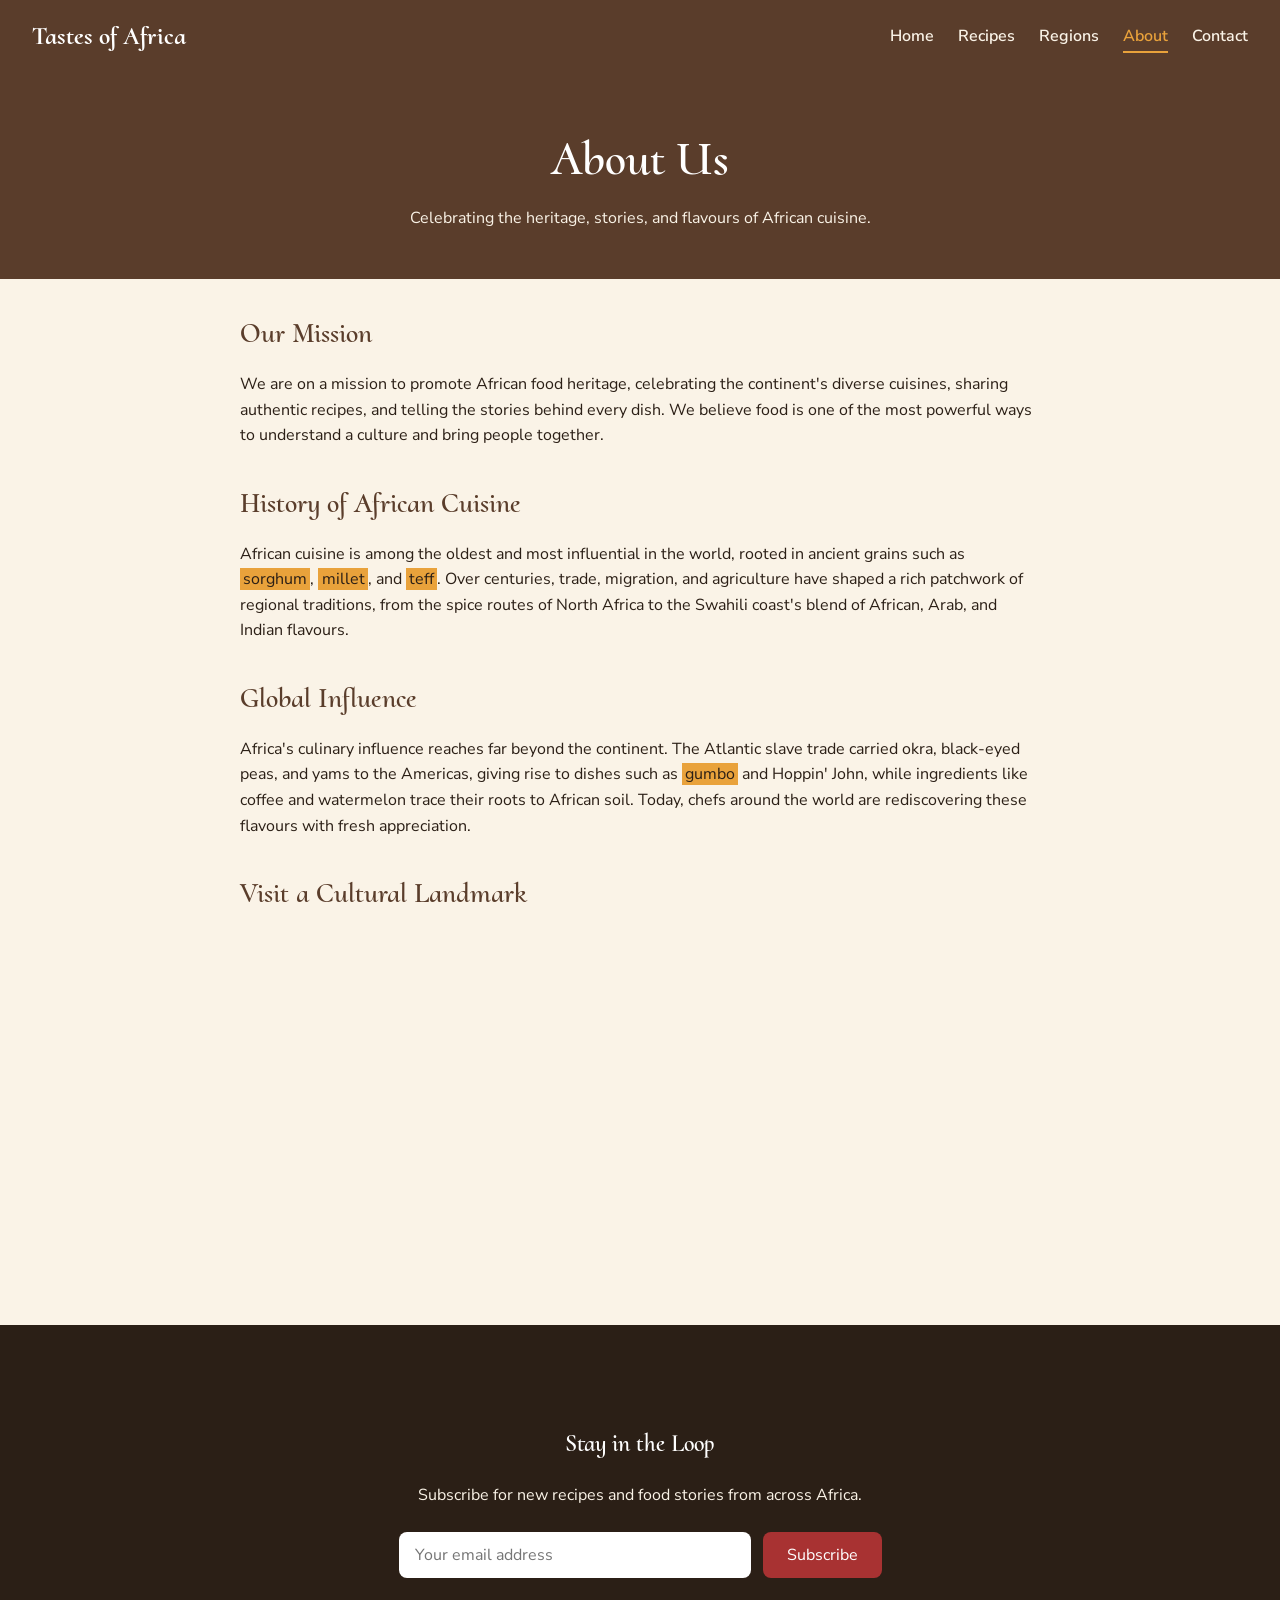
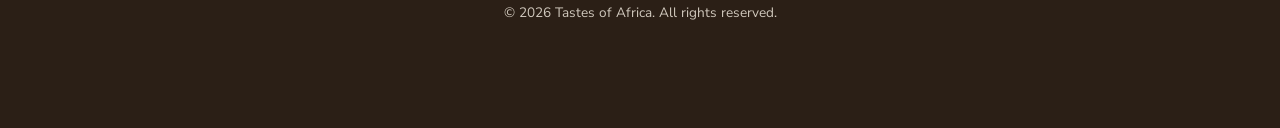
<file: about.html>
<!DOCTYPE html>
<html lang="en">
<head>
  <meta charset="UTF-8" />
  <meta name="viewport" content="width=device-width, initial-scale=1.0" />
  <title>About Us | Tastes of Africa</title>

  <link rel="preconnect" href="https://fonts.googleapis.com" />
  <link rel="preconnect" href="https://fonts.gstatic.com" crossorigin />
  <link href="https://fonts.googleapis.com/css2?family=Nunito+Sans:ital,opsz,wght@0,6..12,200..1000;1,6..12,200..1000&display=swap" rel="stylesheet" />
  <link href="https://fonts.googleapis.com/css2?family=Cormorant+Upright:wght@300;400;500;600;700&display=swap" rel="stylesheet" />

  <link rel="stylesheet" href="styles.css" />
  <script src="script.js" defer></script>
</head>
<body>
  <header class="site-header">
    <a href="index.html" class="logo">Tastes of Africa</a>
    <nav>
      <ul class="nav-list">
        <li><a href="index.html">Home</a></li>
        <li><a href="recipes.html">Recipes</a></li>
        <li><a href="regions.html">Regions</a></li>
        <li><a href="about.html" class="active">About</a></li>
        <li><a href="contact.html">Contact</a></li>
      </ul>
    </nav>
  </header>

  <main>
    <section class="page-hero">
      <h1>About Us</h1>
      <p>Celebrating the heritage, stories, and flavours of African cuisine.</p>
    </section>

    <article class="about-page">
      <section class="about-mission">
        <h2>Our Mission</h2>
        <p>
          We are on a mission to promote African food heritage, celebrating the
          continent's diverse cuisines, sharing authentic recipes, and telling
          the stories behind every dish. We believe food is one of the most
          powerful ways to understand a culture and bring people together.
        </p>
      </section>

      <section class="about-history">
        <h2>History of African Cuisine</h2>
        <p>
          African cuisine is among the oldest and most influential in the world,
          rooted in ancient grains such as <mark>sorghum</mark>,
          <mark>millet</mark>, and <mark>teff</mark>. Over centuries, trade,
          migration, and agriculture have shaped a rich patchwork of regional
          traditions, from the spice routes of North Africa to the Swahili
          coast's blend of African, Arab, and Indian flavours.
        </p>
      </section>

      <section class="about-influence">
        <h2>Global Influence</h2>
        <p>
          Africa's culinary influence reaches far beyond the continent. The
          Atlantic slave trade carried okra, black-eyed peas, and yams to the
          Americas, giving rise to dishes such as <mark>gumbo</mark> and Hoppin'
          John, while ingredients like coffee and watermelon trace their roots
          to African soil. Today, chefs around the world are rediscovering
          these flavours with fresh appreciation.
        </p>
      </section>

      <section class="about-map">
        <h2>Visit a Cultural Landmark</h2>
        <iframe
          src="https://maps.google.com/maps?q=Kigali,Rwanda&output=embed"
          title="Map of Kigali, Rwanda"
          loading="lazy"></iframe>
      </section>
    </article>
  </main>

  <footer class="site-footer">
    <div class="container footer-inner">
      <div class="newsletter">
        <h2>Stay in the Loop</h2>
        <p>Subscribe for new recipes and food stories from across Africa.</p>
        <form id="newsletter-form" class="newsletter-form">
          <input
            type="email"
            id="newsletter-email"
            name="email"
            placeholder="Your email address"
            required />
          <button type="submit">Subscribe</button>
        </form>
        <p id="newsletter-message" class="newsletter-message"></p>
      </div>
      <p class="copyright">&copy; 2026 Tastes of Africa. All rights reserved.</p>
    </div>
  </footer>
</body>
</html>
</file>
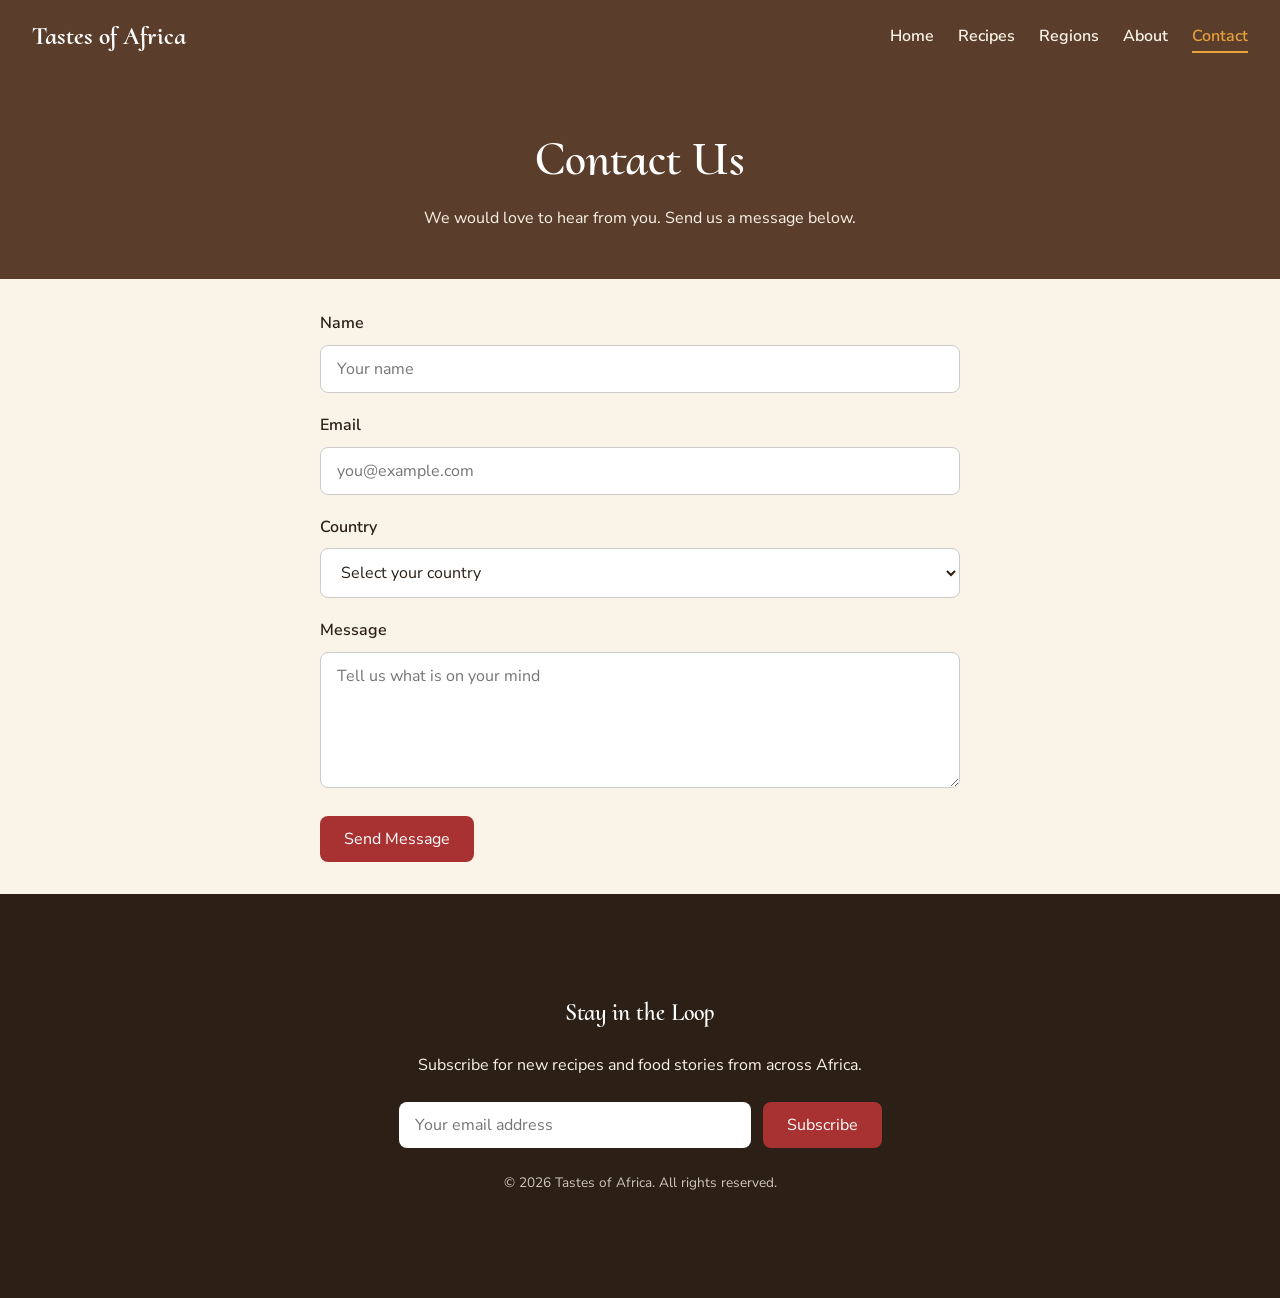
<file: contact.html>
<!DOCTYPE html>
<html lang="en">
<head>
  <meta charset="UTF-8" />
  <meta name="viewport" content="width=device-width, initial-scale=1.0" />
  <title>Contact | Tastes of Africa</title>

  <link rel="preconnect" href="https://fonts.googleapis.com" />
  <link rel="preconnect" href="https://fonts.gstatic.com" crossorigin />
  <link href="https://fonts.googleapis.com/css2?family=Nunito+Sans:ital,opsz,wght@0,6..12,200..1000;1,6..12,200..1000&display=swap" rel="stylesheet" />
  <link href="https://fonts.googleapis.com/css2?family=Cormorant+Upright:wght@300;400;500;600;700&display=swap" rel="stylesheet" />

  <link rel="stylesheet" href="styles.css" />
  <script src="script.js" defer></script>
</head>
<body>
  <header class="site-header">
    <a href="index.html" class="logo">Tastes of Africa</a>
    <nav>
      <ul class="nav-list">
        <li><a href="index.html">Home</a></li>
        <li><a href="recipes.html">Recipes</a></li>
        <li><a href="regions.html">Regions</a></li>
        <li><a href="about.html">About</a></li>
        <li><a href="contact.html" class="active">Contact</a></li>
      </ul>
    </nav>
  </header>

  <main>
    <section class="page-hero">
      <h1>Contact Us</h1>
      <p>We would love to hear from you. Send us a message below.</p>
    </section>

    <section class="contact container">
      <form id="contact-form" class="contact-form">
        <div class="form-group">
          <label for="name">Name</label>
          <input type="text" id="name" name="name" placeholder="Your name" required />
        </div>

        <div class="form-group">
          <label for="email">Email</label>
          <input type="email" id="email" name="email" placeholder="you@example.com" required />
        </div>

        <div class="form-group">
          <label for="country">Country</label>
          <select id="country" name="country">
            <option value="" disabled selected>Select your country</option>
            <option value="Nigeria">Nigeria</option>
            <option value="Ghana">Ghana</option>
            <option value="Senegal">Senegal</option>
            <option value="Ivory Coast">Ivory Coast</option>
            <option value="Morocco">Morocco</option>
            <option value="Egypt">Egypt</option>
            <option value="Tunisia">Tunisia</option>
            <option value="Algeria">Algeria</option>
            <option value="Ethiopia">Ethiopia</option>
            <option value="Kenya">Kenya</option>
            <option value="Tanzania">Tanzania</option>
            <option value="Rwanda">Rwanda</option>
            <option value="Uganda">Uganda</option>
            <option value="South Africa">South Africa</option>
            <option value="Zimbabwe">Zimbabwe</option>
          </select>
        </div>

        <div class="form-group">
          <label for="message">Message</label>
          <textarea
            id="message"
            name="message"
            rows="5"
            placeholder="Tell us what is on your mind"
            required></textarea>
        </div>

        <p id="contact-feedback" class="form-feedback" aria-live="polite"></p>
        <button type="submit">Send Message</button>
      </form>

      <div id="contact-success" class="contact-success hidden">
        <h2>Message Sent</h2>
        <p id="contact-success-text"></p>
      </div>
    </section>
  </main>

  <footer class="site-footer">
    <div class="container footer-inner">
      <div class="newsletter">
        <h2>Stay in the Loop</h2>
        <p>Subscribe for new recipes and food stories from across Africa.</p>
        <form id="newsletter-form" class="newsletter-form">
          <input
            type="email"
            id="newsletter-email"
            name="email"
            placeholder="Your email address"
            required />
          <button type="submit">Subscribe</button>
        </form>
        <p id="newsletter-message" class="newsletter-message"></p>
      </div>
      <p class="copyright">&copy; 2026 Tastes of Africa. All rights reserved.</p>
    </div>
  </footer>
</body>
</html>
</file>
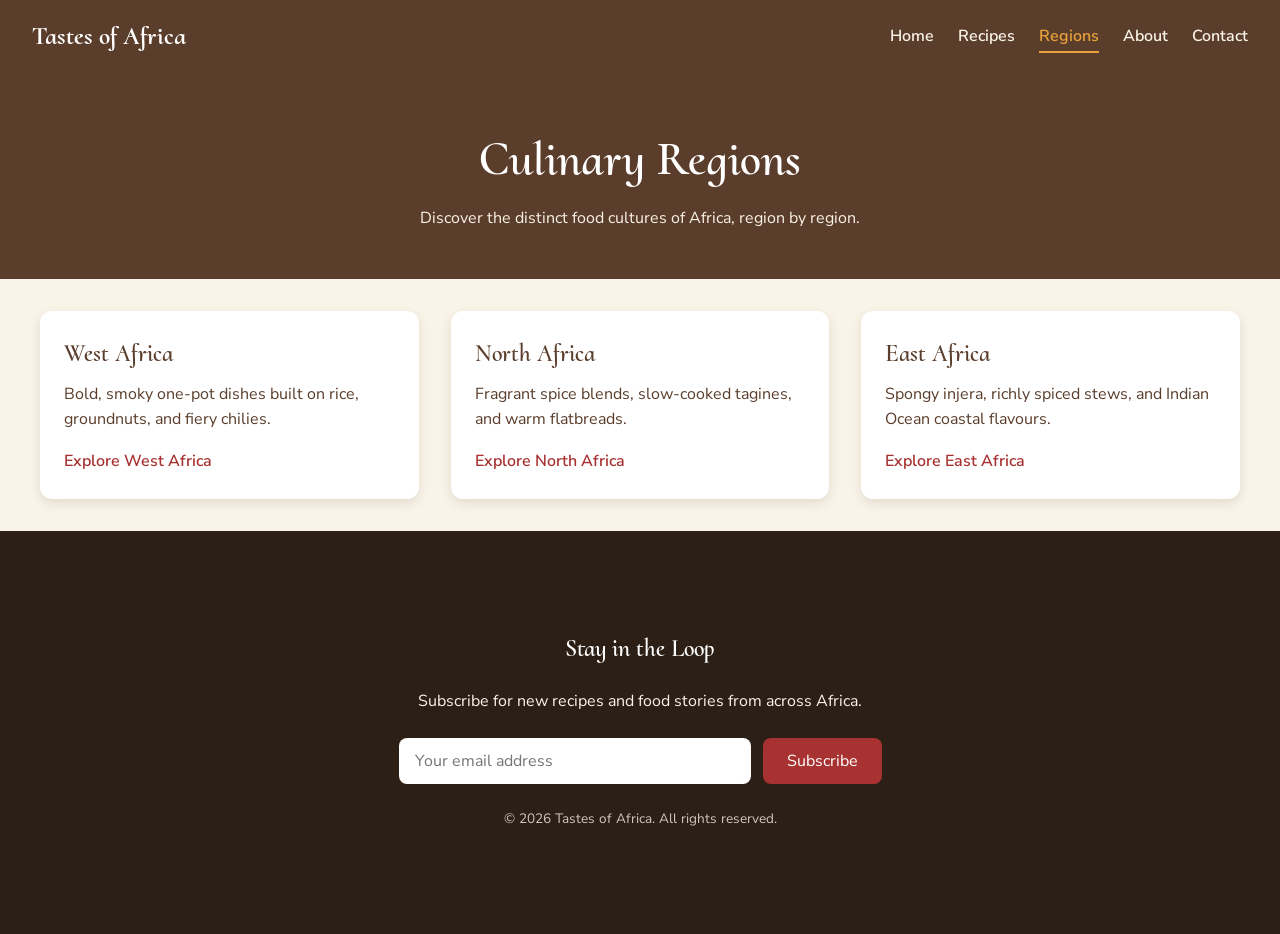
<file: regions.html>
<!DOCTYPE html>
<html lang="en">
<head>
  <meta charset="UTF-8" />
  <meta name="viewport" content="width=device-width, initial-scale=1.0" />
  <title>Culinary Regions | Tastes of Africa</title>

  <link rel="preconnect" href="https://fonts.googleapis.com" />
  <link rel="preconnect" href="https://fonts.gstatic.com" crossorigin />
  <link href="https://fonts.googleapis.com/css2?family=Nunito+Sans:ital,opsz,wght@0,6..12,200..1000;1,6..12,200..1000&display=swap" rel="stylesheet" />
  <link href="https://fonts.googleapis.com/css2?family=Cormorant+Upright:wght@300;400;500;600;700&display=swap" rel="stylesheet" />

  <link rel="stylesheet" href="styles.css" />
  <script src="script.js" defer></script>
</head>
<body>
  <header class="site-header">
    <a href="index.html" class="logo">Tastes of Africa</a>
    <nav>
      <ul class="nav-list">
        <li><a href="index.html">Home</a></li>
        <li><a href="recipes.html">Recipes</a></li>
        <li><a href="regions.html" class="active">Regions</a></li>
        <li><a href="about.html">About</a></li>
        <li><a href="contact.html">Contact</a></li>
      </ul>
    </nav>
  </header>

  <main>
    <section class="page-hero">
      <h1>Culinary Regions</h1>
      <p>Discover the distinct food cultures of Africa, region by region.</p>
    </section>

    <section class="regions container">
      <div class="region-grid">
        <div class="region-card">
          <h3>West Africa</h3>
          <p>Bold, smoky one-pot dishes built on rice, groundnuts, and fiery chilies.</p>
          <a href="regions/west-africa.html">Explore West Africa</a>
        </div>
        <div class="region-card">
          <h3>North Africa</h3>
          <p>Fragrant spice blends, slow-cooked tagines, and warm flatbreads.</p>
          <a href="regions/north-africa.html">Explore North Africa</a>
        </div>
        <div class="region-card">
          <h3>East Africa</h3>
          <p>Spongy injera, richly spiced stews, and Indian Ocean coastal flavours.</p>
          <a href="regions/east-africa.html">Explore East Africa</a>
        </div>
      </div>
    </section>
  </main>

  <footer class="site-footer">
    <div class="container footer-inner">
      <div class="newsletter">
        <h2>Stay in the Loop</h2>
        <p>Subscribe for new recipes and food stories from across Africa.</p>
        <form id="newsletter-form" class="newsletter-form">
          <input
            type="email"
            id="newsletter-email"
            name="email"
            placeholder="Your email address"
            required />
          <button type="submit">Subscribe</button>
        </form>
        <p id="newsletter-message" class="newsletter-message"></p>
      </div>
      <p class="copyright">&copy; 2026 Tastes of Africa. All rights reserved.</p>
    </div>
  </footer>
</body>
</html>
</file>
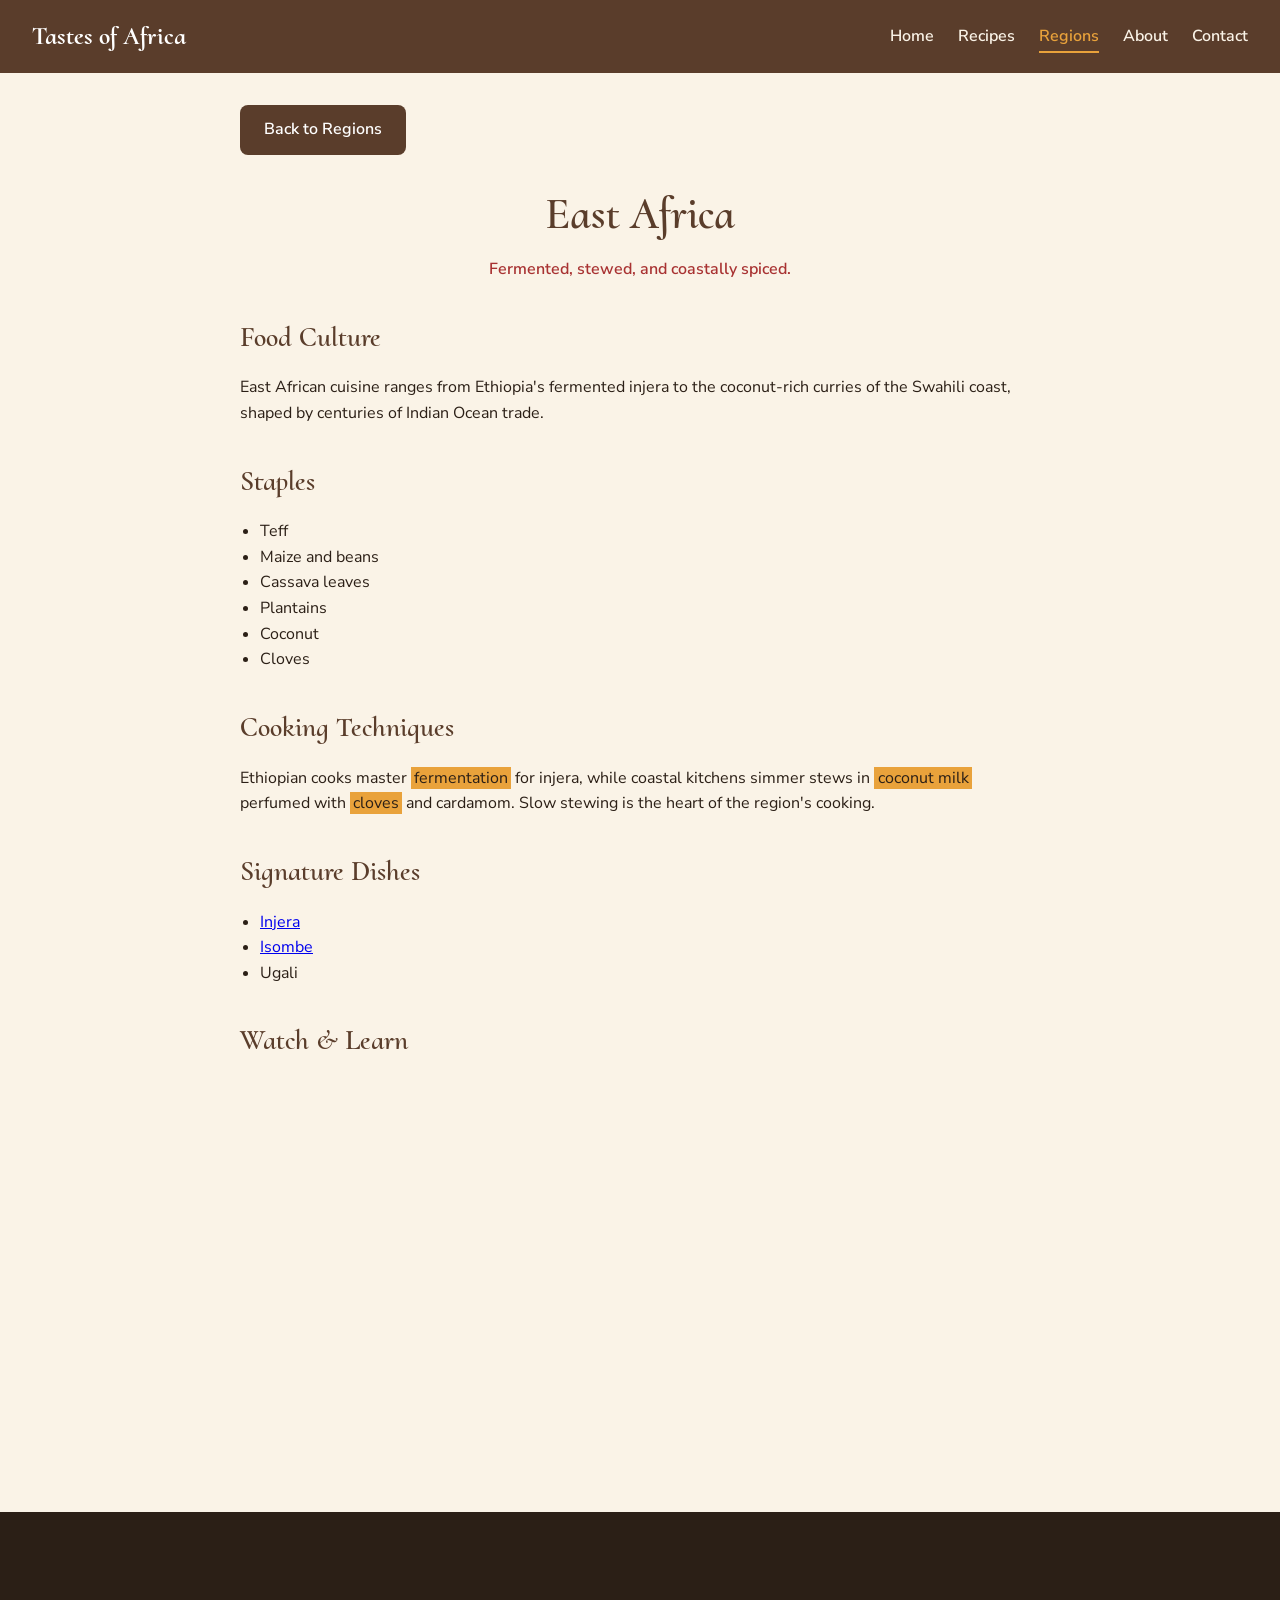
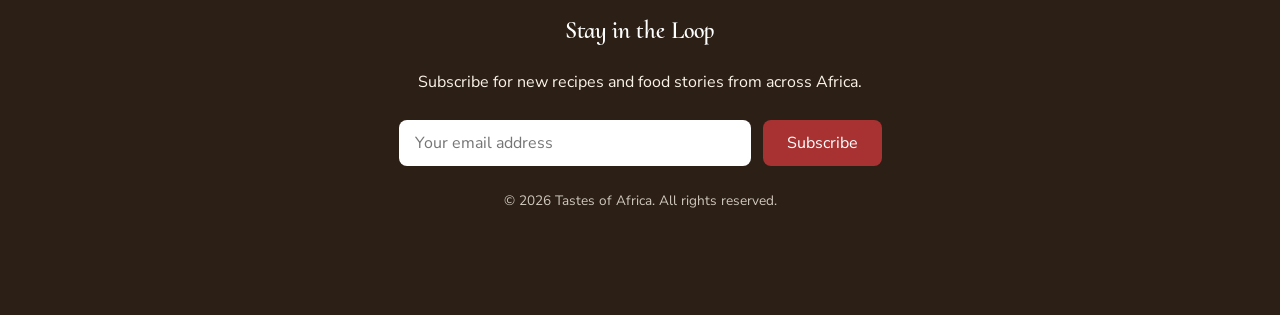
<file: regions/east-africa.html>
<!DOCTYPE html>
<html lang="en">
<head>
  <meta charset="UTF-8" />
  <meta name="viewport" content="width=device-width, initial-scale=1.0" />
  <title>East Africa | Tastes of Africa</title>

  <link rel="preconnect" href="https://fonts.googleapis.com" />
  <link rel="preconnect" href="https://fonts.gstatic.com" crossorigin />
  <link href="https://fonts.googleapis.com/css2?family=Nunito+Sans:ital,opsz,wght@0,6..12,200..1000;1,6..12,200..1000&display=swap" rel="stylesheet" />
  <link href="https://fonts.googleapis.com/css2?family=Cormorant+Upright:wght@300;400;500;600;700&display=swap" rel="stylesheet" />

  <link rel="stylesheet" href="../styles.css" />
  <script src="../script.js" defer></script>
</head>
<body>
  <header class="site-header">
    <a href="../index.html" class="logo">Tastes of Africa</a>
    <nav>
      <ul class="nav-list">
        <li><a href="../index.html">Home</a></li>
        <li><a href="../recipes.html">Recipes</a></li>
        <li><a href="../regions.html" class="active">Regions</a></li>
        <li><a href="../about.html">About</a></li>
        <li><a href="../contact.html">Contact</a></li>
      </ul>
    </nav>
  </header>

  <main>
    <article class="region-page">
      <a class="back-btn" href="../regions.html">Back to Regions</a>
      <header class="region-header">
        <h1>East Africa</h1>
        <p>Fermented, stewed, and coastally spiced.</p>
      </header>

      <section class="region-intro">
        <h2>Food Culture</h2>
        <p>
          East African cuisine ranges from Ethiopia's fermented injera to the
          coconut-rich curries of the Swahili coast, shaped by centuries of
          Indian Ocean trade.
        </p>
      </section>

      <section class="region-staples">
        <h2>Staples</h2>
        <ul>
          <li>Teff</li>
          <li>Maize and beans</li>
          <li>Cassava leaves</li>
          <li>Plantains</li>
          <li>Coconut</li>
          <li>Cloves</li>
        </ul>
      </section>

      <section class="region-techniques">
        <h2>Cooking Techniques</h2>
        <p>
          Ethiopian cooks master <mark>fermentation</mark> for injera, while
          coastal kitchens simmer stews in <mark>coconut milk</mark> perfumed
          with <mark>cloves</mark> and cardamom. Slow stewing is the heart of
          the region's cooking.
        </p>
      </section>

      <section class="region-dishes">
        <h2>Signature Dishes</h2>
        <ul>
          <li><a href="../recipes/injera.html">Injera</a></li>
          <li><a href="../recipes/isombe.html">Isombe</a></li>
          <li>Ugali</li>
        </ul>
      </section>

      <section class="region-video">
        <h2>Watch &amp; Learn</h2>
        <iframe
          src="https://www.youtube.com/embed/593bjRDhvzw"
          title="African cuisine introduction"
          allow="accelerometer; autoplay; clipboard-write; encrypted-media; gyroscope; picture-in-picture"
          allowfullscreen></iframe>
      </section>
    </article>
  </main>

  <footer class="site-footer">
    <div class="container footer-inner">
      <div class="newsletter">
        <h2>Stay in the Loop</h2>
        <p>Subscribe for new recipes and food stories from across Africa.</p>
        <form id="newsletter-form" class="newsletter-form">
          <input
            type="email"
            id="newsletter-email"
            name="email"
            placeholder="Your email address"
            required />
          <button type="submit">Subscribe</button>
        </form>
        <p id="newsletter-message" class="newsletter-message"></p>
      </div>
      <p class="copyright">&copy; 2026 Tastes of Africa. All rights reserved.</p>
    </div>
  </footer>
</body>
</html>
</file>
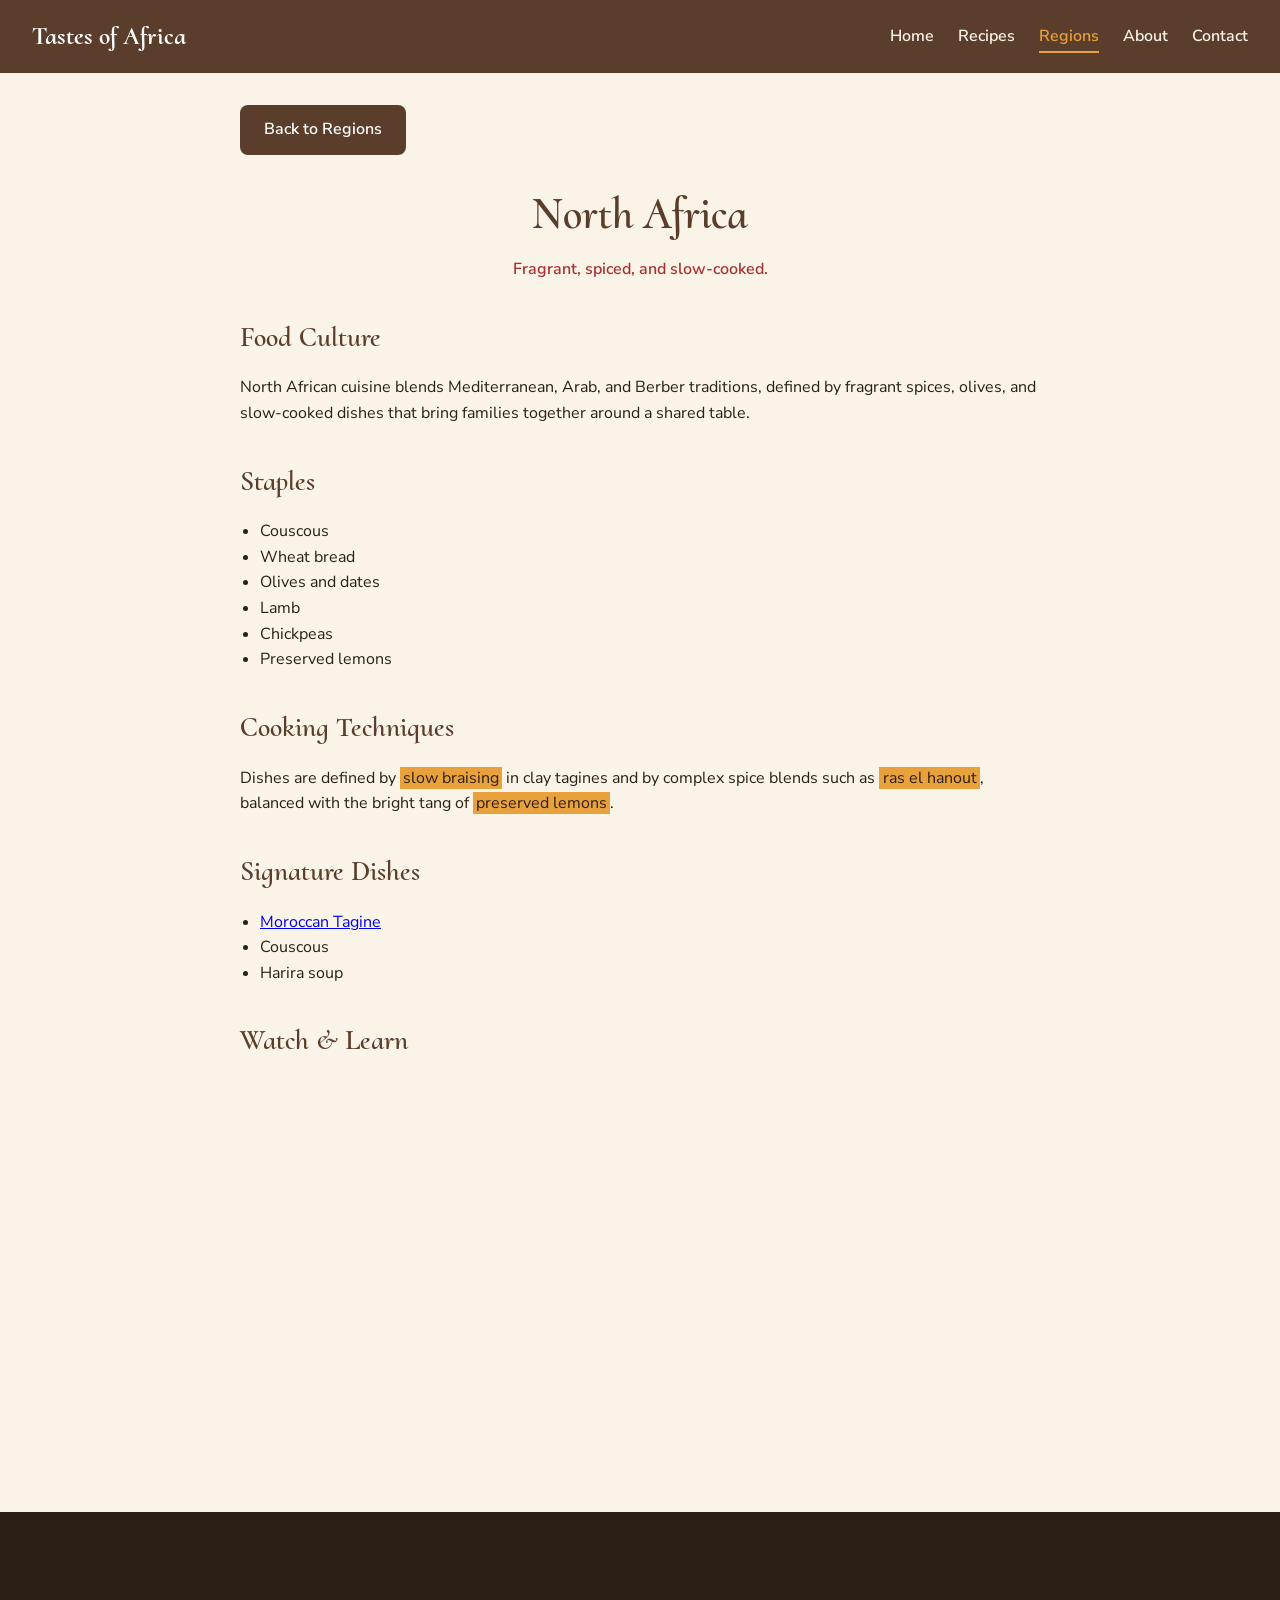
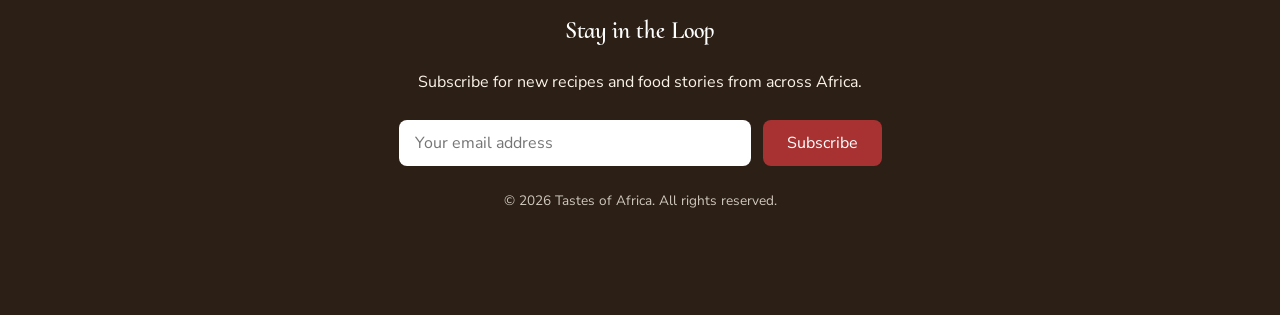
<file: regions/north-africa.html>
<!DOCTYPE html>
<html lang="en">
<head>
  <meta charset="UTF-8" />
  <meta name="viewport" content="width=device-width, initial-scale=1.0" />
  <title>North Africa | Tastes of Africa</title>

  <link rel="preconnect" href="https://fonts.googleapis.com" />
  <link rel="preconnect" href="https://fonts.gstatic.com" crossorigin />
  <link href="https://fonts.googleapis.com/css2?family=Nunito+Sans:ital,opsz,wght@0,6..12,200..1000;1,6..12,200..1000&display=swap" rel="stylesheet" />
  <link href="https://fonts.googleapis.com/css2?family=Cormorant+Upright:wght@300;400;500;600;700&display=swap" rel="stylesheet" />

  <link rel="stylesheet" href="../styles.css" />
  <script src="../script.js" defer></script>
</head>
<body>
  <header class="site-header">
    <a href="../index.html" class="logo">Tastes of Africa</a>
    <nav>
      <ul class="nav-list">
        <li><a href="../index.html">Home</a></li>
        <li><a href="../recipes.html">Recipes</a></li>
        <li><a href="../regions.html" class="active">Regions</a></li>
        <li><a href="../about.html">About</a></li>
        <li><a href="../contact.html">Contact</a></li>
      </ul>
    </nav>
  </header>

  <main>
    <article class="region-page">
      <a class="back-btn" href="../regions.html">Back to Regions</a>
      <header class="region-header">
        <h1>North Africa</h1>
        <p>Fragrant, spiced, and slow-cooked.</p>
      </header>

      <section class="region-intro">
        <h2>Food Culture</h2>
        <p>
          North African cuisine blends Mediterranean, Arab, and Berber
          traditions, defined by fragrant spices, olives, and slow-cooked
          dishes that bring families together around a shared table.
        </p>
      </section>

      <section class="region-staples">
        <h2>Staples</h2>
        <ul>
          <li>Couscous</li>
          <li>Wheat bread</li>
          <li>Olives and dates</li>
          <li>Lamb</li>
          <li>Chickpeas</li>
          <li>Preserved lemons</li>
        </ul>
      </section>

      <section class="region-techniques">
        <h2>Cooking Techniques</h2>
        <p>
          Dishes are defined by <mark>slow braising</mark> in clay tagines and
          by complex spice blends such as <mark>ras el hanout</mark>, balanced
          with the bright tang of <mark>preserved lemons</mark>.
        </p>
      </section>

      <section class="region-dishes">
        <h2>Signature Dishes</h2>
        <ul>
          <li><a href="../recipes/tagine.html">Moroccan Tagine</a></li>
          <li>Couscous</li>
          <li>Harira soup</li>
        </ul>
      </section>

      <section class="region-video">
        <h2>Watch &amp; Learn</h2>
        <iframe
          src="https://www.youtube.com/embed/593bjRDhvzw"
          title="African cuisine introduction"
          allow="accelerometer; autoplay; clipboard-write; encrypted-media; gyroscope; picture-in-picture"
          allowfullscreen></iframe>
      </section>
    </article>
  </main>

  <footer class="site-footer">
    <div class="container footer-inner">
      <div class="newsletter">
        <h2>Stay in the Loop</h2>
        <p>Subscribe for new recipes and food stories from across Africa.</p>
        <form id="newsletter-form" class="newsletter-form">
          <input
            type="email"
            id="newsletter-email"
            name="email"
            placeholder="Your email address"
            required />
          <button type="submit">Subscribe</button>
        </form>
        <p id="newsletter-message" class="newsletter-message"></p>
      </div>
      <p class="copyright">&copy; 2026 Tastes of Africa. All rights reserved.</p>
    </div>
  </footer>
</body>
</html>
</file>
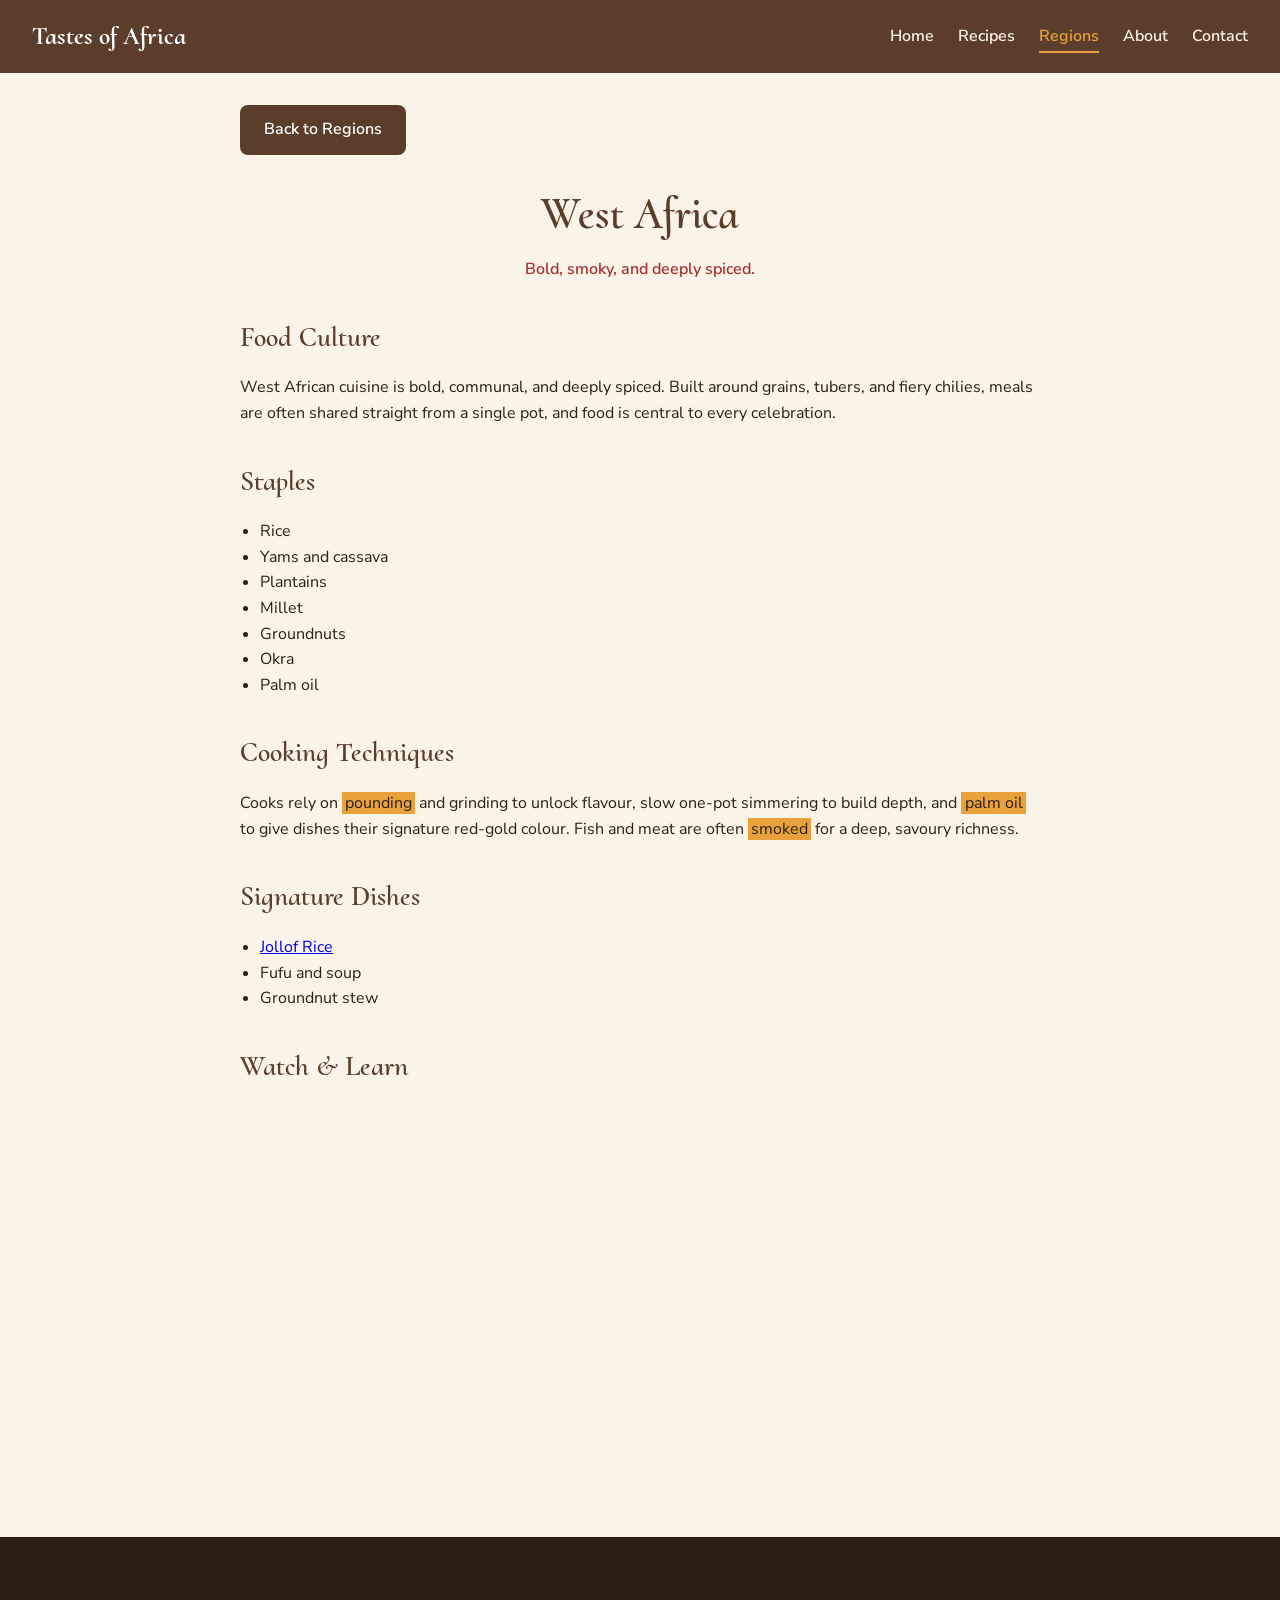
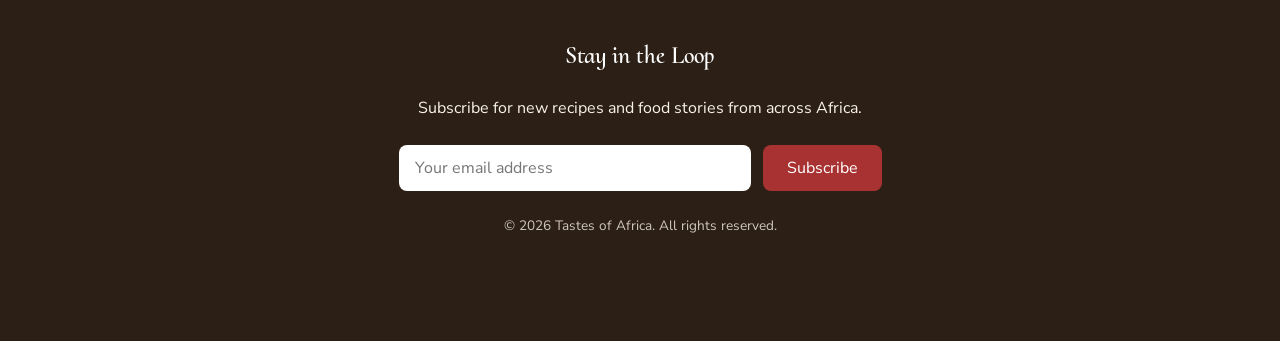
<file: regions/west-africa.html>
<!DOCTYPE html>
<html lang="en">
<head>
  <meta charset="UTF-8" />
  <meta name="viewport" content="width=device-width, initial-scale=1.0" />
  <title>West Africa | Tastes of Africa</title>

  <link rel="preconnect" href="https://fonts.googleapis.com" />
  <link rel="preconnect" href="https://fonts.gstatic.com" crossorigin />
  <link href="https://fonts.googleapis.com/css2?family=Nunito+Sans:ital,opsz,wght@0,6..12,200..1000;1,6..12,200..1000&display=swap" rel="stylesheet" />
  <link href="https://fonts.googleapis.com/css2?family=Cormorant+Upright:wght@300;400;500;600;700&display=swap" rel="stylesheet" />

  <link rel="stylesheet" href="../styles.css" />
  <script src="../script.js" defer></script>
</head>
<body>
  <header class="site-header">
    <a href="../index.html" class="logo">Tastes of Africa</a>
    <nav>
      <ul class="nav-list">
        <li><a href="../index.html">Home</a></li>
        <li><a href="../recipes.html">Recipes</a></li>
        <li><a href="../regions.html" class="active">Regions</a></li>
        <li><a href="../about.html">About</a></li>
        <li><a href="../contact.html">Contact</a></li>
      </ul>
    </nav>
  </header>

  <main>
    <article class="region-page">
      <a class="back-btn" href="../regions.html">Back to Regions</a>
      <header class="region-header">
        <h1>West Africa</h1>
        <p>Bold, smoky, and deeply spiced.</p>
      </header>

      <section class="region-intro">
        <h2>Food Culture</h2>
        <p>
          West African cuisine is bold, communal, and deeply spiced. Built
          around grains, tubers, and fiery chilies, meals are often shared
          straight from a single pot, and food is central to every celebration.
        </p>
      </section>

      <section class="region-staples">
        <h2>Staples</h2>
        <ul>
          <li>Rice</li>
          <li>Yams and cassava</li>
          <li>Plantains</li>
          <li>Millet</li>
          <li>Groundnuts</li>
          <li>Okra</li>
          <li>Palm oil</li>
        </ul>
      </section>

      <section class="region-techniques">
        <h2>Cooking Techniques</h2>
        <p>
          Cooks rely on <mark>pounding</mark> and grinding to unlock flavour,
          slow one-pot simmering to build depth, and <mark>palm oil</mark> to
          give dishes their signature red-gold colour. Fish and meat are often
          <mark>smoked</mark> for a deep, savoury richness.
        </p>
      </section>

      <section class="region-dishes">
        <h2>Signature Dishes</h2>
        <ul>
          <li><a href="../recipes/jollof-rice.html">Jollof Rice</a></li>
          <li>Fufu and soup</li>
          <li>Groundnut stew</li>
        </ul>
      </section>

      <section class="region-video">
        <h2>Watch &amp; Learn</h2>
        <iframe
          src="https://www.youtube.com/embed/593bjRDhvzw"
          title="African cuisine introduction"
          allow="accelerometer; autoplay; clipboard-write; encrypted-media; gyroscope; picture-in-picture"
          allowfullscreen></iframe>
      </section>
    </article>
  </main>

  <footer class="site-footer">
    <div class="container footer-inner">
      <div class="newsletter">
        <h2>Stay in the Loop</h2>
        <p>Subscribe for new recipes and food stories from across Africa.</p>
        <form id="newsletter-form" class="newsletter-form">
          <input
            type="email"
            id="newsletter-email"
            name="email"
            placeholder="Your email address"
            required />
          <button type="submit">Subscribe</button>
        </form>
        <p id="newsletter-message" class="newsletter-message"></p>
      </div>
      <p class="copyright">&copy; 2026 Tastes of Africa. All rights reserved.</p>
    </div>
  </footer>
</body>
</html>
</file>
<file: styles.css>
:root {
  --color-yellow: #e9a23b;
  --color-red: #a83232;
  --color-brown: #5a3d2b;
  --color-cream: #faf3e7;
  --color-dark: #2b1f16;
}

body {
  font-family: "Nunito Sans", sans-serif;
  font-size: 1rem;
  line-height: 1.6;
  margin: 0;
  padding: 0;
  background-color: var(--color-cream);
  color: var(--color-dark);
}

h1,
h2,
h3 {
  font-family: "Cormorant Upright", serif;
  font-weight: 600;
  color: var(--color-brown);
}

.site-header {
  position: sticky;
  top: 0;
  z-index: 100;
  display: flex;
  align-items: center;
  justify-content: space-between;
  flex-wrap: wrap;
  gap: 1rem;
  padding: 1rem 2rem;
  background-color: var(--color-brown);
}

.logo {
  font-family: "Cormorant Upright", serif;
  font-weight: 700;
  font-size: 1.6rem;
  color: #ffffff;
  text-decoration: none;
}

.nav-list {
  display: flex;
  list-style: none;
  margin: 0;
  padding: 0;
  gap: 1.5rem;
  flex-wrap: wrap;
}

.nav-list a {
  color: var(--color-cream);
  text-decoration: none;
  font-weight: 600;
  padding-bottom: 0.25rem;
  border-bottom: 2px solid transparent;
  transition: color 0.2s ease, border-color 0.2s ease;
}

.nav-list a:hover {
  color: var(--color-yellow);
  border-bottom-color: var(--color-yellow);
}

.nav-list a.active {
  color: var(--color-yellow);
  border-bottom-color: var(--color-yellow);
}

main {
  padding: 0;
}

.container {
  max-width: 1200px;
  margin: 0 auto;
  padding: 2rem;
}

.hero {
  position: relative;
  min-height: 80vh;
  display: flex;
  align-items: center;
  justify-content: center;
  text-align: center;
  padding: 2rem;
  background-image: url("https://plus.unsplash.com/premium_photo-1695297516698-fd7a320a55e5?q=80&w=1920&auto=format&fit=crop&ixlib=rb-4.1.0&ixid=NHwxMjA3fDA%3D");
  background-size: cover;
  background-position: center;
}

.hero-overlay {
  position: absolute;
  inset: 0;
  background-color: rgba(0, 0, 0, 0.35);
}

.hero-content {
  position: relative;
  background-color: rgba(43, 31, 22, 0.75);
  color: #ffffff;
  padding: 2.5rem;
  border-radius: 0.75rem;
  max-width: 720px;
}

.hero h1 {
  color: #ffffff;
  font-size: clamp(2rem, 5vw, 3rem);
  margin: 0 0 1rem;
}

.hero p {
  color: var(--color-cream);
  margin: 0 0 1.5rem;
}

.hero p:last-child {
  margin-bottom: 0;
}

mark {
  background-color: var(--color-yellow);
  color: var(--color-dark);
  padding: 0 0.2rem;
}

.hero-video {
  margin-top: 1.5rem;
}

.hero-video iframe {
  width: 100%;
  max-width: 560px;
  aspect-ratio: 16 / 9;
  border: none;
  border-radius: 0.5rem;
}

.featured {
  text-align: center;
}

.featured h2 {
  font-size: 2rem;
  margin: 0 0 2rem;
}

.featured-grid {
  display: grid;
  grid-template-columns: repeat(auto-fit, minmax(240px, 1fr));
  gap: 2rem;
}

.dish-card {
  margin: 0;
  text-align: left;
  background-color: #ffffff;
  border-radius: 0.75rem;
  box-shadow: 0 4px 12px rgba(0, 0, 0, 0.1);
  overflow: hidden;
}

.dish-card img {
  width: 100%;
  height: 200px;
  object-fit: cover;
  display: block;
}

.dish-card figcaption {
  padding: 1.25rem;
}

.dish-card h3 {
  font-size: 1.5rem;
  margin: 0 0 0.5rem;
}

.dish-card p {
  margin: 0 0 1rem;
  color: var(--color-brown);
}

.dish-card a {
  color: var(--color-red);
  font-weight: 600;
  text-decoration: none;
}

.dish-card a:hover {
  text-decoration: underline;
}

.regions {
  text-align: center;
}

.regions h2 {
  font-size: 2rem;
  margin: 0 0 2rem;
}

.region-grid {
  display: grid;
  grid-template-columns: repeat(auto-fit, minmax(240px, 1fr));
  gap: 2rem;
}

.region-card {
  text-align: left;
  background-color: #ffffff;
  border-radius: 0.75rem;
  box-shadow: 0 4px 12px rgba(0, 0, 0, 0.1);
  padding: 1.5rem;
}

.region-card h3 {
  font-size: 1.5rem;
  margin: 0 0 0.5rem;
}

.region-card p {
  margin: 0 0 1rem;
  color: var(--color-brown);
}

.region-card a {
  color: var(--color-red);
  font-weight: 600;
  text-decoration: none;
}

.region-card a:hover {
  text-decoration: underline;
}

.trends h2 {
  font-size: 2rem;
  margin: 0 0 2rem;
}

.trends-list {
  display: grid;
  grid-template-columns: repeat(auto-fit, minmax(260px, 1fr));
  gap: 2rem;
}

.trends-list article {
  background-color: #ffffff;
  border-radius: 0.75rem;
  box-shadow: 0 4px 12px rgba(0, 0, 0, 0.1);
  padding: 1.5rem;
}

.trends-list h3 {
  font-size: 1.4rem;
  margin: 0 0 0.25rem;
}

.trend-date {
  font-size: 0.85rem;
  color: var(--color-red);
  margin: 0 0 1rem;
}

.trends-list p {
  margin: 0;
}

.site-footer {
  background-color: var(--color-dark);
  color: var(--color-cream);
  padding: 3rem 0;
  text-align: center;
}

.site-footer h2 {
  color: #ffffff;
}

.site-footer p {
  margin: 0 0 1.5rem;
}

.newsletter-form {
  display: flex;
  flex-wrap: wrap;
  justify-content: center;
  gap: 0.75rem;
  margin-bottom: 1rem;
}

.newsletter-form input {
  font-family: "Nunito Sans", sans-serif;
  font-size: 1rem;
  padding: 0.75rem 1rem;
  border: none;
  border-radius: 0.5rem;
  flex: 1 1 240px;
  max-width: 320px;
}

.newsletter-message {
  color: var(--color-yellow);
  font-weight: 600;
}

.copyright {
  font-size: 0.85rem;
  opacity: 0.8;
}

.page-hero {
  background-color: var(--color-brown);
  color: #ffffff;
  text-align: center;
  padding: 3rem 2rem;
}

.page-hero h1 {
  color: #ffffff;
  font-size: clamp(2rem, 5vw, 3rem);
  margin: 0 0 0.5rem;
}

.page-hero p {
  color: var(--color-cream);
  margin: 0;
}

.filter-bar {
  display: flex;
  flex-wrap: wrap;
  justify-content: center;
  gap: 0.75rem;
  margin-bottom: 2rem;
}

.filter-btn {
  font-family: "Nunito Sans", sans-serif;
  font-size: 1rem;
  padding: 0.5rem 1.25rem;
  border: 2px solid var(--color-brown);
  border-radius: 999px;
  background-color: transparent;
  color: var(--color-brown);
  cursor: pointer;
  transition: background-color 0.2s ease, color 0.2s ease;
}

.filter-btn:hover,
.filter-btn.active {
  background-color: var(--color-brown);
  color: #ffffff;
}

.recipe-grid {
  display: grid;
  grid-template-columns: repeat(auto-fit, minmax(240px, 1fr));
  gap: 2rem;
}

.recipe-card {
  background-color: #ffffff;
  border-radius: 0.75rem;
  box-shadow: 0 4px 12px rgba(0, 0, 0, 0.1);
  overflow: hidden;
  display: flex;
  flex-direction: column;
}

.recipe-card img {
  width: 100%;
  height: 200px;
  object-fit: cover;
  display: block;
}

.recipe-card h2 {
  font-size: 1.4rem;
  margin: 1rem 1.25rem 0.25rem;
}

.recipe-card p {
  margin: 0 1.25rem 1rem;
  color: var(--color-brown);
}

.recipe-card a {
  margin: auto 1.25rem 1.25rem;
  color: var(--color-red);
  font-weight: 600;
  text-decoration: none;
}

.recipe-card a:hover {
  text-decoration: underline;
}

.recipe {
  max-width: 800px;
  margin: 0 auto;
  padding: 2rem;
}

.recipe-header {
  text-align: center;
  margin-bottom: 2rem;
}

.recipe-header h1 {
  font-size: clamp(2rem, 5vw, 2.75rem);
  margin: 0 0 0.5rem;
}

.recipe-region {
  color: var(--color-red);
  font-weight: 600;
  margin: 0 0 1rem;
}

.fav-btn {
  font-size: 1rem;
  padding: 0.5rem 1.25rem;
  border: 2px solid var(--color-red);
  border-radius: 999px;
  background-color: transparent;
  color: var(--color-red);
  cursor: pointer;
  transition: background-color 0.2s ease, color 0.2s ease;
}

.fav-btn:hover,
.fav-btn.favorited {
  background-color: var(--color-red);
  color: #ffffff;
}

.recipe-image {
  width: 100%;
  max-height: 420px;
  object-fit: cover;
  border-radius: 0.75rem;
  display: block;
  margin-bottom: 2rem;
}

.recipe section {
  margin-bottom: 2rem;
}

.recipe h2 {
  font-size: 1.75rem;
  margin: 0 0 1rem;
}

.recipe-ingredients ul {
  padding-left: 1.25rem;
  margin: 0;
}

.recipe-instructions summary {
  cursor: pointer;
  font-weight: 600;
  color: var(--color-red);
}

.recipe-instructions ol {
  padding-left: 1.25rem;
  margin-top: 1rem;
}

.recipe-video iframe {
  width: 100%;
  max-width: 640px;
  aspect-ratio: 16 / 9;
  border: none;
  border-radius: 0.75rem;
}

.recipe-nutrition table {
  width: 100%;
  border-collapse: collapse;
  background-color: #ffffff;
  border-radius: 0.75rem;
  overflow: hidden;
  box-shadow: 0 4px 12px rgba(0, 0, 0, 0.1);
}

.recipe-nutrition th,
.recipe-nutrition td {
  padding: 0.75rem 1rem;
  text-align: left;
  border-bottom: 1px solid #eeeeee;
}

.recipe-nutrition th {
  background-color: var(--color-brown);
  color: #ffffff;
  font-family: "Cormorant Upright", serif;
  font-size: 1.1rem;
}

.recipe-map iframe {
  width: 100%;
  max-width: 640px;
  height: 320px;
  border: none;
  border-radius: 0.75rem;
}

.back-btn {
  display: inline-block;
  margin: 0 0 1.5rem;
  padding: 0.75rem 1.5rem;
  background-color: var(--color-brown);
  color: #ffffff;
  border-radius: 0.5rem;
  text-decoration: none;
  font-weight: 600;
  transition: background-color 0.2s ease;
}

.back-btn:hover {
  background-color: var(--color-red);
}

.region-page {
  max-width: 800px;
  margin: 0 auto;
  padding: 2rem;
}

.region-header {
  text-align: center;
  margin-bottom: 2rem;
}

.region-header h1 {
  font-size: clamp(2rem, 5vw, 2.75rem);
  margin: 0 0 0.5rem;
}

.region-header p {
  color: var(--color-red);
  font-weight: 600;
  margin: 0;
}

.region-page section {
  margin-bottom: 2rem;
}

.region-page h2 {
  font-size: 1.75rem;
  margin: 0 0 1rem;
}

.region-page ul {
  padding-left: 1.25rem;
  margin: 0;
}

.region-video iframe {
  width: 100%;
  max-width: 640px;
  aspect-ratio: 16 / 9;
  border: none;
  border-radius: 0.75rem;
}

.about-page {
  max-width: 800px;
  margin: 0 auto;
  padding: 2rem;
}

.about-page section {
  margin-bottom: 2rem;
}

.about-page h2 {
  font-size: 1.75rem;
  margin: 0 0 1rem;
}

.about-map iframe {
  width: 100%;
  max-width: 640px;
  height: 320px;
  border: none;
  border-radius: 0.75rem;
}

.contact {
  max-width: 640px;
}

.contact-form .form-group {
  margin-bottom: 1.25rem;
}

.contact-form label {
  display: block;
  margin-bottom: 0.5rem;
  font-weight: 600;
}

.contact-form input,
.contact-form textarea,
.contact-form select {
  width: 100%;
  box-sizing: border-box;
  font-family: "Nunito Sans", sans-serif;
  font-size: 1rem;
  padding: 0.75rem 1rem;
  border: 1px solid #cccccc;
  border-radius: 0.5rem;
  background-color: #ffffff;
  color: var(--color-dark);
}

.contact-form input:focus,
.contact-form textarea:focus,
.contact-form select:focus {
  border-color: var(--color-yellow);
  outline: none;
  box-shadow: 0 0 0 3px rgba(233, 162, 59, 0.4);
}

.form-feedback {
  margin: 0 0 1rem;
  font-weight: 600;
}

.form-feedback.error {
  color: var(--color-red);
}

.form-feedback.success {
  color: #2e7d32;
}

.contact-success {
  text-align: center;
}

.contact-success h2 {
  color: #2e7d32;
}

.hidden {
  display: none;
}

button {
  font-family: "Nunito Sans", sans-serif;
  font-size: 1rem;
  padding: 0.75rem 1.5rem;
  border: none;
  border-radius: 0.5rem;
  background-color: var(--color-red);
  color: #ffffff;
  cursor: pointer;
  transition: background-color 0.2s ease;
}

button:hover {
  background-color: var(--color-brown);
}

@media (max-width: 768px) {
  .site-header {
    padding: 1rem;
    gap: 0.5rem;
  }

  .logo {
    font-size: 1.4rem;
  }

  .nav-list {
    gap: 1rem;
  }

  .hero {
    min-height: 60vh;
    padding: 1rem;
  }

  .hero-content {
    padding: 1.5rem;
  }

  .container {
    padding: 1rem;
  }

  .recipe,
  .region-page,
  .about-page {
    padding: 1rem;
  }

  .featured-grid,
  .region-grid,
  .trends-list,
  .recipe-grid {
    grid-template-columns: 1fr;
  }

  .recipe-map iframe,
  .about-map iframe {
    height: 240px;
  }
}
</file>
